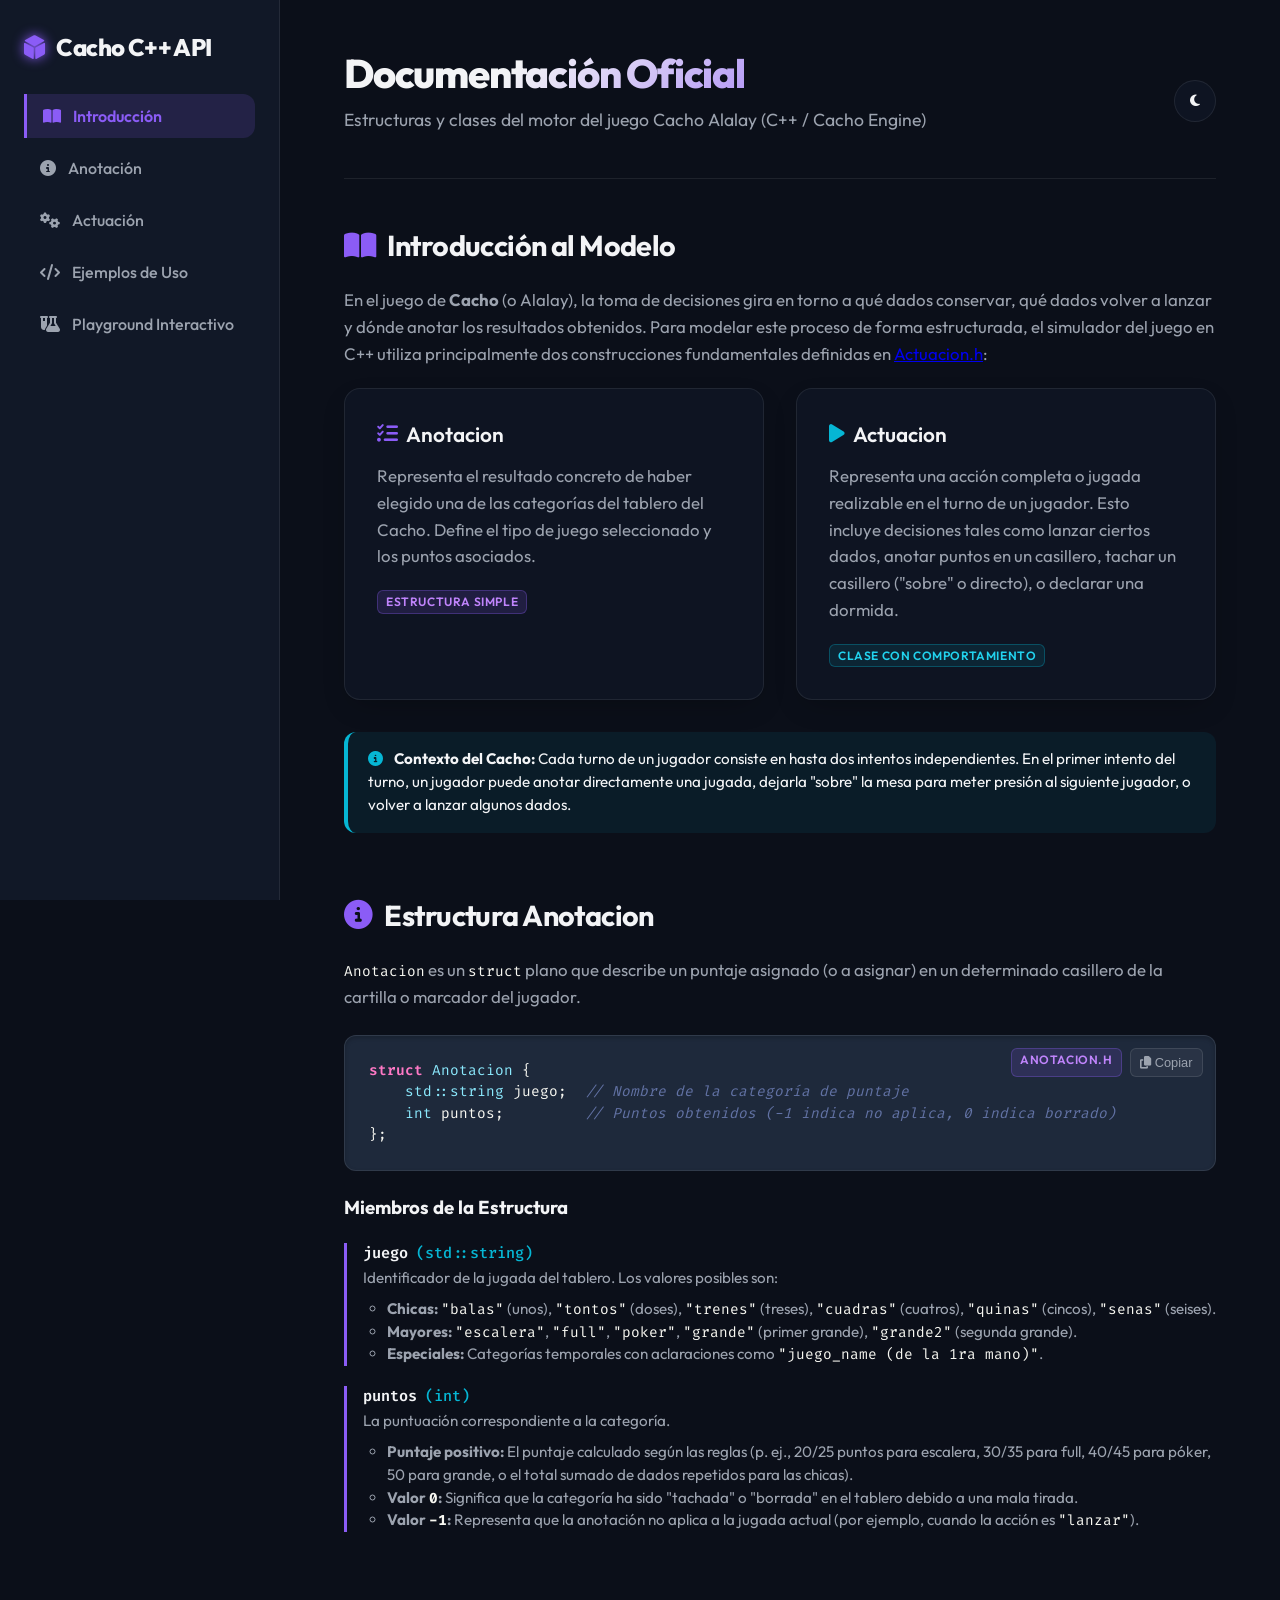
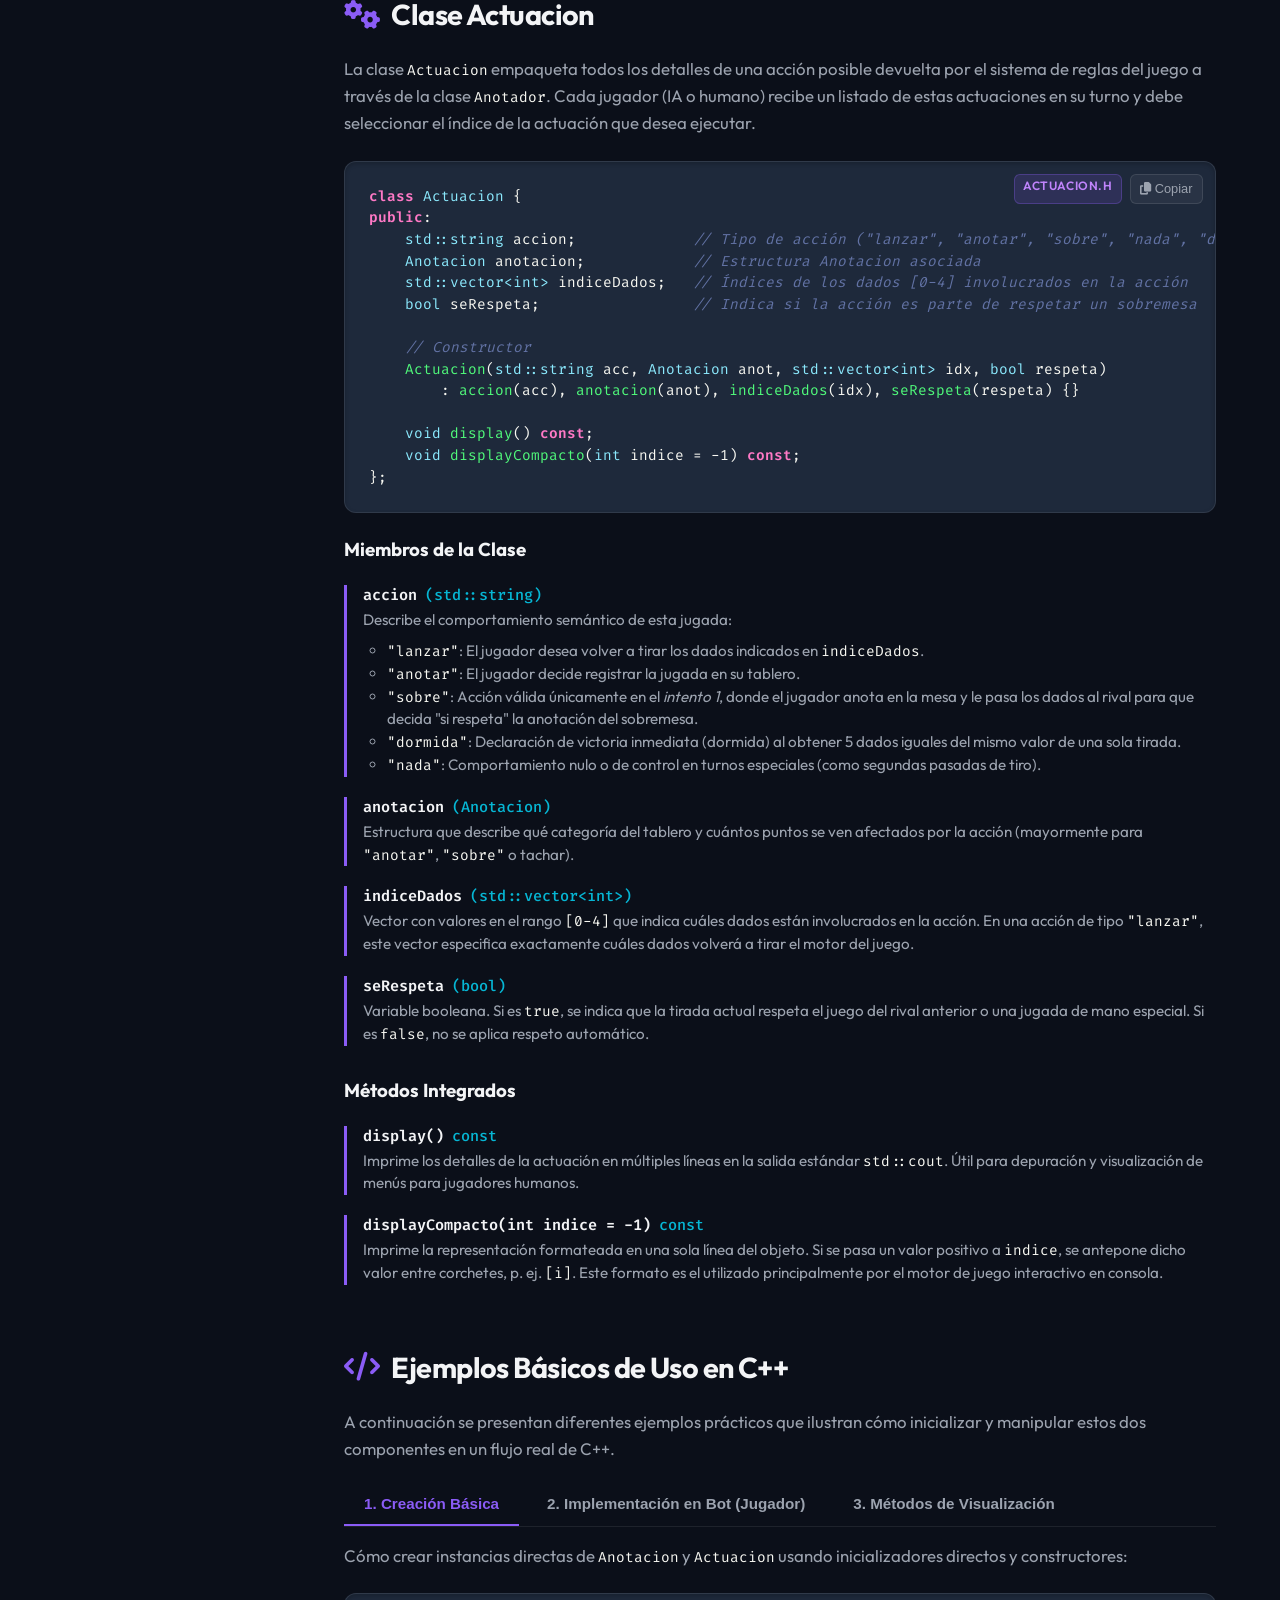
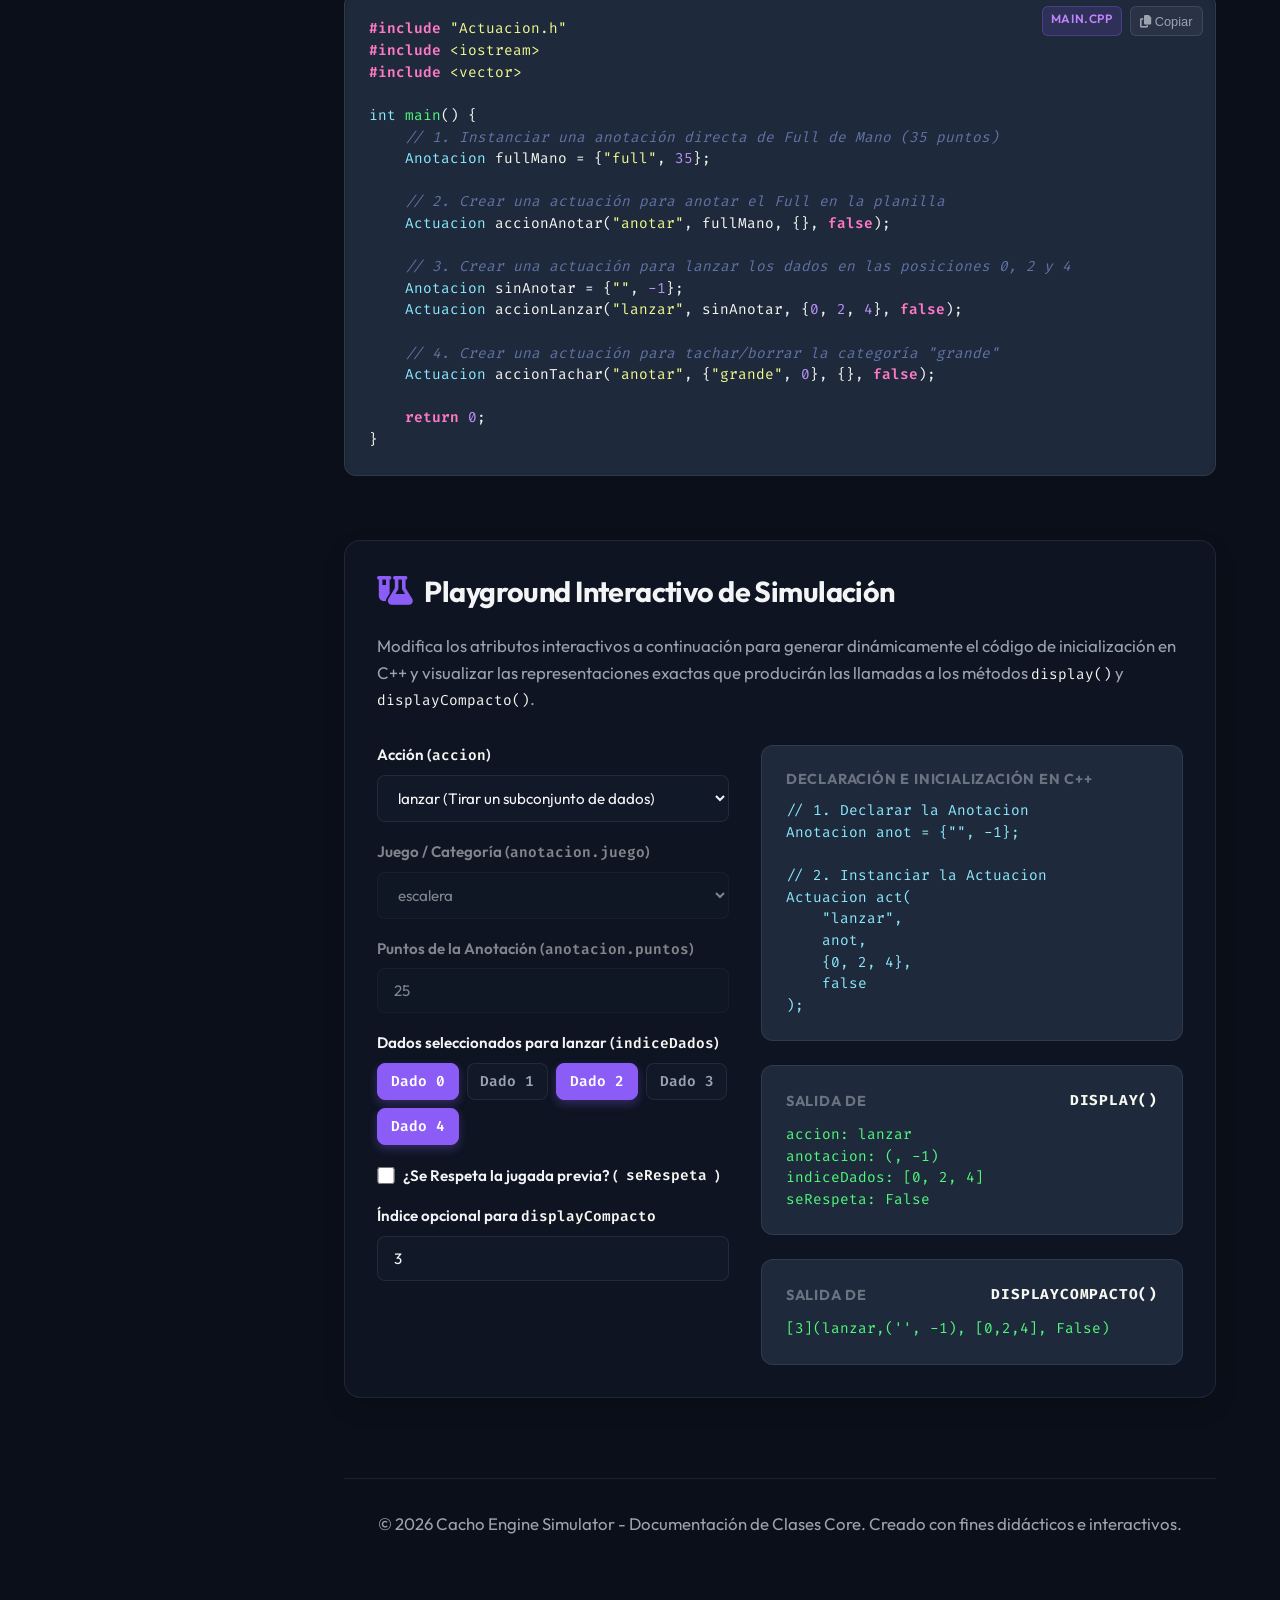
<file: documentacion.html>
<!DOCTYPE html>
<html lang="es">
<head>
    <meta charset="UTF-8">
    <meta name="viewport" content="width=device-width, initial-scale=1.0">
    <title>Documentación de Actuacion y Anotacion - Cacho C++</title>
    
    <!-- Google Fonts -->
    <link rel="preconnect" href="https://fonts.googleapis.com">
    <link rel="preconnect" href="https://fonts.gstatic.com" crossorigin>
    <link href="https://fonts.googleapis.com/css2?family=Fira+Code:wght@400;500;700&family=Outfit:wght@300;400;500;600;700;800&display=swap" rel="stylesheet">
    
    <!-- Font Awesome Icons -->
    <link rel="stylesheet" href="https://cdnjs.cloudflare.com/ajax/libs/font-awesome/6.4.0/css/all.min.css">

    <style>
        :root {
            --bg-color: #0b0f19;
            --sidebar-bg: #111827;
            --card-bg: rgba(17, 24, 39, 0.7);
            --card-border: rgba(255, 255, 255, 0.08);
            --text-primary: #f3f4f6;
            --text-secondary: #9ca3af;
            --text-muted: #6b7280;
            --accent-purple: #8b5cf6;
            --accent-purple-glow: rgba(139, 92, 246, 0.15);
            --accent-cyan: #06b6d4;
            --accent-emerald: #10b981;
            --accent-rose: #f43f5e;
            --code-bg: #1e293b;
            --code-token-keyword: #ff79c6;
            --code-token-type: #8be9fd;
            --code-token-string: #f1fa8c;
            --code-token-number: #bd93f9;
            --code-token-comment: #6272a4;
            --code-token-function: #50fa7b;
            --transition-speed: 0.3s;
        }

        [data-theme="light"] {
            --bg-color: #f8fafc;
            --sidebar-bg: #ffffff;
            --card-bg: rgba(255, 255, 255, 0.85);
            --card-border: rgba(0, 0, 0, 0.06);
            --text-primary: #0f172a;
            --text-secondary: #475569;
            --text-muted: #94a3b8;
            --accent-purple: #6d28d9;
            --accent-purple-glow: rgba(109, 40, 217, 0.1);
            --accent-cyan: #0891b2;
            --accent-emerald: #059669;
            --accent-rose: #e11d48;
            --code-bg: #0f172a;
            --transition-speed: 0.3s;
        }

        * {
            box-sizing: border-box;
            margin: 0;
            padding: 0;
        }

        body {
            font-family: 'Outfit', sans-serif;
            background-color: var(--bg-color);
            color: var(--text-primary);
            display: flex;
            min-height: 100vh;
            overflow-x: hidden;
            transition: background-color var(--transition-speed), color var(--transition-speed);
        }

        /* Sidebar Styling */
        aside {
            width: 280px;
            background-color: var(--sidebar-bg);
            border-right: 1px solid var(--card-border);
            padding: 2rem 1.5rem;
            position: fixed;
            top: 0;
            bottom: 0;
            left: 0;
            display: flex;
            flex-direction: column;
            gap: 2rem;
            z-index: 100;
            transition: background-color var(--transition-speed), border-color var(--transition-speed);
        }

        .logo-area {
            display: flex;
            align-items: center;
            gap: 0.75rem;
            font-weight: 800;
            font-size: 1.5rem;
            color: var(--text-primary);
            letter-spacing: -0.025em;
        }

        .logo-area i {
            color: var(--accent-purple);
            text-shadow: 0 0 12px var(--accent-purple);
        }

        .nav-links {
            list-style: none;
            display: flex;
            flex-direction: column;
            gap: 0.5rem;
        }

        .nav-links a {
            display: flex;
            align-items: center;
            gap: 0.75rem;
            padding: 0.75rem 1rem;
            color: var(--text-secondary);
            text-decoration: none;
            border-radius: 0.75rem;
            font-weight: 500;
            transition: all 0.2s ease;
        }

        .nav-links a:hover, .nav-links li.active a {
            background-color: var(--accent-purple-glow);
            color: var(--accent-purple);
        }

        .nav-links li.active a {
            font-weight: 600;
            border-left: 3px solid var(--accent-purple);
            border-top-left-radius: 0;
            border-bottom-left-radius: 0;
        }

        /* Main Content Styling */
        main {
            margin-left: 280px;
            flex: 1;
            padding: 3rem 4rem;
            max-width: 1200px;
            width: calc(100% - 280px);
        }

        header {
            display: flex;
            justify-content: space-between;
            align-items: center;
            margin-bottom: 3rem;
            border-bottom: 1px solid var(--card-border);
            padding-bottom: 1.5rem;
        }

        .header-title h1 {
            font-size: 2.5rem;
            font-weight: 800;
            letter-spacing: -0.03em;
            background: linear-gradient(135deg, var(--text-primary) 30%, var(--accent-purple) 100%);
            -webkit-background-clip: text;
            -webkit-text-fill-color: transparent;
        }

        .header-title p {
            color: var(--text-secondary);
            margin-top: 0.5rem;
            font-size: 1.1rem;
        }

        .theme-toggle {
            background: var(--card-bg);
            border: 1px solid var(--card-border);
            padding: 0.75rem;
            border-radius: 50%;
            cursor: pointer;
            color: var(--text-primary);
            transition: all 0.2s ease;
            width: 42px;
            height: 42px;
            display: flex;
            align-items: center;
            justify-content: center;
        }

        .theme-toggle:hover {
            transform: scale(1.05);
            border-color: var(--accent-purple);
        }

        /* Section layout */
        section {
            margin-bottom: 4rem;
            scroll-margin-top: 2rem;
        }

        section h2 {
            font-size: 1.8rem;
            font-weight: 700;
            margin-bottom: 1.5rem;
            display: flex;
            align-items: center;
            gap: 0.75rem;
            letter-spacing: -0.02em;
        }

        section h2 i {
            color: var(--accent-purple);
        }

        p {
            line-height: 1.6;
            color: var(--text-secondary);
            margin-bottom: 1.25rem;
            font-size: 1.05rem;
        }

        /* Cards and Information Boxes */
        .grid-2 {
            display: grid;
            grid-template-columns: 1fr 1fr;
            gap: 2rem;
            margin-bottom: 2rem;
        }

        @media (max-width: 900px) {
            .grid-2 {
                grid-template-columns: 1fr;
            }
            aside {
                width: 70px;
                padding: 2rem 0.5rem;
            }
            aside .logo-area span, aside .nav-links span {
                display: none;
            }
            aside .nav-links a {
                justify-content: center;
            }
            main {
                margin-left: 70px;
                width: calc(100% - 70px);
                padding: 2rem;
            }
        }

        .card {
            background-color: var(--card-bg);
            border: 1px solid var(--card-border);
            border-radius: 1rem;
            padding: 2rem;
            box-shadow: 0 10px 30px -10px rgba(0,0,0,0.3);
            backdrop-filter: blur(12px);
            transition: transform 0.2s ease, border-color 0.2s ease;
        }

        .card:hover {
            border-color: rgba(139, 92, 246, 0.4);
        }

        .card h3 {
            font-size: 1.3rem;
            font-weight: 600;
            margin-bottom: 1rem;
            color: var(--text-primary);
            display: flex;
            align-items: center;
            gap: 0.5rem;
        }

        .card-purple h3 i { color: var(--accent-purple); }
        .card-cyan h3 i { color: var(--accent-cyan); }
        .card-emerald h3 i { color: var(--accent-emerald); }

        /* Struct/Class definitions list */
        .member-list {
            list-style: none;
            display: flex;
            flex-direction: column;
            gap: 1.25rem;
            margin-top: 1.5rem;
        }

        .member-item {
            border-left: 3px solid var(--accent-purple);
            padding-left: 1rem;
        }

        .member-name {
            font-family: 'Fira Code', monospace;
            font-weight: 600;
            font-size: 0.95rem;
            color: var(--text-primary);
            display: flex;
            align-items: center;
            gap: 0.5rem;
        }

        .member-type {
            color: var(--accent-cyan);
            font-weight: 500;
        }

        .member-desc {
            font-size: 0.95rem;
            color: var(--text-secondary);
            margin-top: 0.25rem;
            line-height: 1.5;
        }

        /* Badges */
        .badge {
            display: inline-block;
            padding: 0.2rem 0.5rem;
            border-radius: 0.375rem;
            font-size: 0.75rem;
            font-weight: 600;
            text-transform: uppercase;
            letter-spacing: 0.05em;
        }

        .badge-purple { background-color: var(--accent-purple-glow); color: #c084fc; border: 1px solid rgba(139, 92, 246, 0.3); }
        .badge-cyan { background-color: rgba(6, 182, 212, 0.1); color: #22d3ee; border: 1px solid rgba(6, 182, 212, 0.3); }
        .badge-emerald { background-color: rgba(16, 185, 129, 0.1); color: #34d399; border: 1px solid rgba(16, 185, 129, 0.3); }

        /* Code Blocks styling */
        .code-container {
            position: relative;
            background-color: var(--code-bg);
            border-radius: 0.75rem;
            padding: 1.5rem;
            overflow-x: auto;
            margin: 1.5rem 0;
            border: 1px solid var(--card-border);
            box-shadow: inset 0 2px 4px rgba(0,0,0,0.2);
        }

        .code-header {
            position: absolute;
            top: 0.75rem;
            right: 0.75rem;
            display: flex;
            gap: 0.5rem;
        }

        .copy-btn {
            background: rgba(255,255,255,0.05);
            border: 1px solid rgba(255,255,255,0.1);
            color: var(--text-secondary);
            padding: 0.4rem 0.6rem;
            border-radius: 0.375rem;
            font-size: 0.8rem;
            cursor: pointer;
            transition: all 0.2s ease;
        }

        .copy-btn:hover {
            background: var(--accent-purple);
            color: white;
            border-color: var(--accent-purple);
        }

        pre {
            margin: 0;
        }

        code {
            font-family: 'Fira Code', monospace;
            font-size: 0.9rem;
            line-height: 1.5;
            color: #f8f8f2;
        }

        /* Syntax Highlighting Classes */
        .token-keyword { color: var(--code-token-keyword); font-weight: 600; }
        .token-type { color: var(--code-token-type); }
        .token-string { color: var(--code-token-string); }
        .token-number { color: var(--code-token-number); }
        .token-comment { color: var(--code-token-comment); font-style: italic; }
        .token-function { color: var(--code-token-function); }

        /* Interactive Playground */
        .playground-container {
            display: grid;
            grid-template-columns: 1fr 1.2fr;
            gap: 2rem;
            margin-top: 2rem;
        }

        @media (max-width: 1000px) {
            .playground-container {
                grid-template-columns: 1fr;
            }
        }

        .playground-form {
            display: flex;
            flex-direction: column;
            gap: 1.25rem;
        }

        .form-group {
            display: flex;
            flex-direction: column;
            gap: 0.5rem;
        }

        .form-group label {
            font-size: 0.95rem;
            font-weight: 600;
            color: var(--text-primary);
        }

        .form-control {
            background-color: var(--sidebar-bg);
            border: 1px solid var(--card-border);
            color: var(--text-primary);
            padding: 0.75rem 1rem;
            border-radius: 0.5rem;
            font-family: inherit;
            font-size: 0.95rem;
            outline: none;
            transition: border-color 0.2s;
        }

        .form-control:focus {
            border-color: var(--accent-purple);
        }

        .checkbox-group {
            display: flex;
            align-items: center;
            gap: 0.5rem;
            cursor: pointer;
            user-select: none;
            font-size: 0.95rem;
            font-weight: 600;
        }

        .checkbox-group input {
            width: 1.1rem;
            height: 1.1rem;
            accent-color: var(--accent-purple);
        }

        .dice-selector {
            display: flex;
            gap: 0.5rem;
            flex-wrap: wrap;
        }

        .dice-btn {
            background-color: var(--sidebar-bg);
            border: 1px solid var(--card-border);
            color: var(--text-secondary);
            padding: 0.5rem 0.8rem;
            border-radius: 0.5rem;
            cursor: pointer;
            font-family: 'Fira Code', monospace;
            font-size: 0.9rem;
            font-weight: 600;
            transition: all 0.2s;
        }

        .dice-btn.selected {
            background-color: var(--accent-purple);
            border-color: var(--accent-purple);
            color: white;
            box-shadow: 0 4px 10px rgba(139, 92, 246, 0.3);
        }

        .playground-output {
            display: flex;
            flex-direction: column;
            gap: 1.5rem;
        }

        .output-box {
            background: var(--code-bg);
            border-radius: 0.75rem;
            padding: 1.5rem;
            border: 1px solid var(--card-border);
        }

        .output-box h4 {
            font-size: 0.9rem;
            text-transform: uppercase;
            letter-spacing: 0.05rem;
            color: var(--text-muted);
            margin-bottom: 0.75rem;
            display: flex;
            justify-content: space-between;
            align-items: center;
        }

        .output-text {
            font-family: 'Fira Code', monospace;
            white-space: pre-wrap;
            font-size: 0.9rem;
            color: #50fa7b;
            margin: 0;
        }

        .output-text.cpp-output {
            color: #8be9fd;
        }

        /* Custom alert boxes */
        .alert {
            padding: 1rem 1.25rem;
            border-radius: 0.75rem;
            margin: 1.5rem 0;
            border-left: 4px solid;
            line-height: 1.5;
            font-size: 0.95rem;
        }

        .alert-info {
            background-color: rgba(6, 182, 212, 0.08);
            border-color: var(--accent-cyan);
            color: var(--text-primary);
        }
        .alert-info i { color: var(--accent-cyan); margin-right: 0.5rem; }

        .alert-warning {
            background-color: rgba(244, 63, 94, 0.08);
            border-color: var(--accent-rose);
            color: var(--text-primary);
        }
        .alert-warning i { color: var(--accent-rose); margin-right: 0.5rem; }

        /* Dynamic Tabs */
        .tabs-header {
            display: flex;
            gap: 0.5rem;
            border-bottom: 1px solid var(--card-border);
            margin-bottom: 1rem;
        }

        .tab-btn {
            background: none;
            border: none;
            color: var(--text-secondary);
            padding: 0.75rem 1.25rem;
            cursor: pointer;
            font-weight: 600;
            font-size: 0.95rem;
            border-bottom: 2px solid transparent;
            transition: all 0.2s ease;
        }

        .tab-btn:hover {
            color: var(--text-primary);
        }

        .tab-btn.active {
            color: var(--accent-purple);
            border-bottom-color: var(--accent-purple);
        }

        .tab-pane {
            display: none;
        }

        .tab-pane.active {
            display: block;
        }

        /* Footer */
        footer {
            margin-top: 5rem;
            border-top: 1px solid var(--card-border);
            padding-top: 2rem;
            text-align: center;
            color: var(--text-muted);
            font-size: 0.9rem;
        }

    </style>
</head>
<body>

    <!-- Sidebar Navigation -->
    <aside>
        <div class="logo-area">
            <i class="fa-solid fa-dice-d6"></i>
            <span>Cacho C++ API</span>
        </div>
        <ul class="nav-links">
            <li class="active"><a href="#introduccion"><i class="fa-solid fa-book-open"></i> <span>Introducción</span></a></li>
            <li><a href="#anotacion"><i class="fa-solid fa-circle-info"></i> <span>Anotación</span></a></li>
            <li><a href="#actuacion"><i class="fa-solid fa-gears"></i> <span>Actuación</span></a></li>
            <li><a href="#ejemplos"><i class="fa-solid fa-code"></i> <span>Ejemplos de Uso</span></a></li>
            <li><a href="#playground"><i class="fa-solid fa-flask-vial"></i> <span>Playground Interactivo</span></a></li>
        </ul>
    </aside>

    <!-- Main Content Container -->
    <main>
        <header>
            <div class="header-title">
                <h1>Documentación Oficial</h1>
                <p>Estructuras y clases del motor del juego Cacho Alalay (C++ / Cacho Engine)</p>
            </div>
            <button class="theme-toggle" id="themeToggleBtn" aria-label="Cambiar tema">
                <i class="fa-solid fa-moon" id="themeIcon"></i>
            </button>
        </header>

        <!-- INTRODUCCION -->
        <section id="introduccion">
            <h2><i class="fa-solid fa-book-open"></i> Introducción al Modelo</h2>
            <p>
                En el juego de <strong>Cacho</strong> (o Alalay), la toma de decisiones gira en torno a qué dados conservar, qué dados volver a lanzar y dónde anotar los resultados obtenidos. Para modelar este proceso de forma estructurada, el simulador del juego en C++ utiliza principalmente dos construcciones fundamentales definidas en <a href="file:///media/rasin/OS/GDrive/Proyectos%20y%20Servicios/cacho-python/cacho-cpp/src/Actuacion.h">Actuacion.h</a>:
            </p>
            <div class="grid-2">
                <div class="card card-purple">
                    <h3><i class="fa-solid fa-list-check"></i> Anotacion</h3>
                    <p>
                        Representa el resultado concreto de haber elegido una de las categorías del tablero del Cacho. Define el tipo de juego seleccionado y los puntos asociados.
                    </p>
                    <span class="badge badge-purple">Estructura Simple</span>
                </div>
                <div class="card card-cyan">
                    <h3><i class="fa-solid fa-play"></i> Actuacion</h3>
                    <p>
                        Representa una acción completa o jugada realizable en el turno de un jugador. Esto incluye decisiones tales como lanzar ciertos dados, anotar puntos en un casillero, tachar un casillero ("sobre" o directo), o declarar una dormida.
                    </p>
                    <span class="badge badge-cyan">Clase con Comportamiento</span>
                </div>
            </div>
            <div class="alert alert-info">
                <i class="fa-solid fa-circle-info"></i>
                <strong>Contexto del Cacho:</strong> Cada turno de un jugador consiste en hasta dos intentos independientes. En el primer intento del turno, un jugador puede anotar directamente una jugada, dejarla "sobre" la mesa para meter presión al siguiente jugador, o volver a lanzar algunos dados.
            </div>
        </section>

        <!-- ANOTACION -->
        <section id="anotacion">
            <h2><i class="fa-solid fa-circle-info"></i> Estructura Anotacion</h2>
            <p>
                <code>Anotacion</code> es un <code>struct</code> plano que describe un puntaje asignado (o a asignar) en un determinado casillero de la cartilla o marcador del jugador.
            </p>

            <div class="code-container">
                <div class="code-header">
                    <span class="badge badge-purple">Anotacion.h</span>
                    <button class="copy-btn" onclick="copyCode('codeAnotacion')"><i class="fa-solid fa-copy"></i> Copiar</button>
                </div>
                <pre><code id="codeAnotacion"><span class="token-keyword">struct</span> <span class="token-type">Anotacion</span> {
    <span class="token-type">std::string</span> juego;  <span class="token-comment">// Nombre de la categoría de puntaje</span>
    <span class="token-type">int</span> puntos;         <span class="token-comment">// Puntos obtenidos (-1 indica no aplica, 0 indica borrado)</span>
};</code></pre>
            </div>

            <h3>Miembros de la Estructura</h3>
            <ul class="member-list">
                <li class="member-item">
                    <div class="member-name">juego <span class="member-type">(std::string)</span></div>
                    <div class="member-desc">
                        Identificador de la jugada del tablero. Los valores posibles son:
                        <ul style="margin-left: 1.5rem; margin-top: 0.5rem; color: var(--text-secondary);">
                            <li><strong>Chicas:</strong> <code>"balas"</code> (unos), <code>"tontos"</code> (doses), <code>"trenes"</code> (treses), <code>"cuadras"</code> (cuatros), <code>"quinas"</code> (cincos), <code>"senas"</code> (seises).</li>
                            <li><strong>Mayores:</strong> <code>"escalera"</code>, <code>"full"</code>, <code>"poker"</code>, <code>"grande"</code> (primer grande), <code>"grande2"</code> (segunda grande).</li>
                            <li><strong>Especiales:</strong> Categorías temporales con aclaraciones como <code>"juego_name (de la 1ra mano)"</code>.</li>
                        </ul>
                    </div>
                </li>
                <li class="member-item">
                    <div class="member-name">puntos <span class="member-type">(int)</span></div>
                    <div class="member-desc">
                        La puntuación correspondiente a la categoría.
                        <ul style="margin-left: 1.5rem; margin-top: 0.5rem; color: var(--text-secondary);">
                            <li><strong>Puntaje positivo:</strong> El puntaje calculado según las reglas (p. ej., 20/25 puntos para escalera, 30/35 para full, 40/45 para póker, 50 para grande, o el total sumado de dados repetidos para las chicas).</li>
                            <li><strong>Valor <code>0</code>:</strong> Significa que la categoría ha sido "tachada" o "borrada" en el tablero debido a una mala tirada.</li>
                            <li><strong>Valor <code>-1</code>:</strong> Representa que la anotación no aplica a la jugada actual (por ejemplo, cuando la acción es <code>"lanzar"</code>).</li>
                        </ul>
                    </div>
                </li>
            </ul>
        </section>

        <!-- ACTUACION -->
        <section id="actuacion">
            <h2><i class="fa-solid fa-gears"></i> Clase Actuacion</h2>
            <p>
                La clase <code>Actuacion</code> empaqueta todos los detalles de una acción posible devuelta por el sistema de reglas del juego a través de la clase <code>Anotador</code>. Cada jugador (IA o humano) recibe un listado de estas actuaciones en su turno y debe seleccionar el índice de la actuación que desea ejecutar.
            </p>

            <div class="code-container">
                <div class="code-header">
                    <span class="badge badge-purple">Actuacion.h</span>
                    <button class="copy-btn" onclick="copyCode('codeActuacion')"><i class="fa-solid fa-copy"></i> Copiar</button>
                </div>
                <pre><code id="codeActuacion"><span class="token-keyword">class</span> <span class="token-type">Actuacion</span> {
<span class="token-keyword">public</span>:
    <span class="token-type">std::string</span> accion;             <span class="token-comment">// Tipo de acción ("lanzar", "anotar", "sobre", "nada", "dormida")</span>
    <span class="token-type">Anotacion</span> anotacion;            <span class="token-comment">// Estructura Anotacion asociada</span>
    <span class="token-type">std::vector&lt;int&gt;</span> indiceDados;   <span class="token-comment">// Índices de los dados [0-4] involucrados en la acción</span>
    <span class="token-type">bool</span> seRespeta;                 <span class="token-comment">// Indica si la acción es parte de respetar un sobremesa</span>

    <span class="token-comment">// Constructor</span>
    <span class="token-function">Actuacion</span>(<span class="token-type">std::string</span> acc, <span class="token-type">Anotacion</span> anot, <span class="token-type">std::vector&lt;int&gt;</span> idx, <span class="token-type">bool</span> respeta)
        : <span class="token-function">accion</span>(acc), <span class="token-function">anotacion</span>(anot), <span class="token-function">indiceDados</span>(idx), <span class="token-function">seRespeta</span>(respeta) {}

    <span class="token-type">void</span> <span class="token-function">display</span>() <span class="token-keyword">const</span>;
    <span class="token-type">void</span> <span class="token-function">displayCompacto</span>(<span class="token-type">int</span> indice = -1) <span class="token-keyword">const</span>;
};</code></pre>
            </div>

            <h3>Miembros de la Clase</h3>
            <ul class="member-list">
                <li class="member-item">
                    <div class="member-name">accion <span class="member-type">(std::string)</span></div>
                    <div class="member-desc">
                        Describe el comportamiento semántico de esta jugada:
                        <ul style="margin-left: 1.5rem; margin-top: 0.5rem; color: var(--text-secondary);">
                            <li><code>"lanzar"</code>: El jugador desea volver a tirar los dados indicados en <code>indiceDados</code>.</li>
                            <li><code>"anotar"</code>: El jugador decide registrar la jugada en su tablero.</li>
                            <li><code>"sobre"</code>: Acción válida únicamente en el <em>intento 1</em>, donde el jugador anota en la mesa y le pasa los dados al rival para que decida "si respeta" la anotación del sobremesa.</li>
                            <li><code>"dormida"</code>: Declaración de victoria inmediata (dormida) al obtener 5 dados iguales del mismo valor de una sola tirada.</li>
                            <li><code>"nada"</code>: Comportamiento nulo o de control en turnos especiales (como segundas pasadas de tiro).</li>
                        </ul>
                    </div>
                </li>
                <li class="member-item">
                    <div class="member-name">anotacion <span class="member-type">(Anotacion)</span></div>
                    <div class="member-desc">
                        Estructura que describe qué categoría del tablero y cuántos puntos se ven afectados por la acción (mayormente para <code>"anotar"</code>, <code>"sobre"</code> o tachar).
                    </div>
                </li>
                <li class="member-item">
                    <div class="member-name">indiceDados <span class="member-type">(std::vector&lt;int&gt;)</span></div>
                    <div class="member-desc">
                        Vector con valores en el rango <code>[0-4]</code> que indica cuáles dados están involucrados en la acción. En una acción de tipo <code>"lanzar"</code>, este vector especifica exactamente cuáles dados volverá a tirar el motor del juego.
                    </div>
                </li>
                <li class="member-item">
                    <div class="member-name">seRespeta <span class="member-type">(bool)</span></div>
                    <div class="member-desc">
                        Variable booleana. Si es <code>true</code>, se indica que la tirada actual respeta el juego del rival anterior o una jugada de mano especial. Si es <code>false</code>, no se aplica respeto automático.
                    </div>
                </li>
            </ul>

            <h3 style="margin-top: 2rem;">Métodos Integrados</h3>
            <ul class="member-list">
                <li class="member-item">
                    <div class="member-name">display() <span class="member-type">const</span></div>
                    <div class="member-desc">
                        Imprime los detalles de la actuación en múltiples líneas en la salida estándar <code>std::cout</code>. Útil para depuración y visualización de menús para jugadores humanos.
                    </div>
                </li>
                <li class="member-item">
                    <div class="member-name">displayCompacto(int indice = -1) <span class="member-type">const</span></div>
                    <div class="member-desc">
                        Imprime la representación formateada en una sola línea del objeto. Si se pasa un valor positivo a <code>indice</code>, se antepone dicho valor entre corchetes, p. ej. <code>[i]</code>. Este formato es el utilizado principalmente por el motor de juego interactivo en consola.
                    </div>
                </li>
            </ul>
        </section>

        <!-- EJEMPLOS DE USO -->
        <section id="ejemplos">
            <h2><i class="fa-solid fa-code"></i> Ejemplos Básicos de Uso en C++</h2>
            <p>
                A continuación se presentan diferentes ejemplos prácticos que ilustran cómo inicializar y manipular estos dos componentes en un flujo real de C++.
            </p>

            <div class="tabs-header">
                <button class="tab-btn active" onclick="switchTab(event, 'tab-instanciacion')">1. Creación Básica</button>
                <button class="tab-btn" onclick="switchTab(event, 'tab-jugador-bot')">2. Implementación en Bot (Jugador)</button>
                <button class="tab-btn" onclick="switchTab(event, 'tab-impresion')">3. Métodos de Visualización</button>
            </div>

            <!-- TAB 1: INSTANCIACION -->
            <div id="tab-instanciacion" class="tab-pane active">
                <p>Cómo crear instancias directas de <code>Anotacion</code> y <code>Actuacion</code> usando inicializadores directos y constructores:</p>
                <div class="code-container">
                    <div class="code-header">
                        <span class="badge badge-purple">main.cpp</span>
                        <button class="copy-btn" onclick="copyCode('codeInst')"><i class="fa-solid fa-copy"></i> Copiar</button>
                    </div>
                    <pre><code id="codeInst"><span class="token-keyword">#include</span> <span class="token-string">"Actuacion.h"</span>
<span class="token-keyword">#include</span> <span class="token-string">&lt;iostream&gt;</span>
<span class="token-keyword">#include</span> <span class="token-string">&lt;vector&gt;</span>

<span class="token-type">int</span> <span class="token-function">main</span>() {
    <span class="token-comment">// 1. Instanciar una anotación directa de Full de Mano (35 puntos)</span>
    <span class="token-type">Anotacion</span> fullMano = {<span class="token-string">"full"</span>, <span class="token-number">35</span>};

    <span class="token-comment">// 2. Crear una actuación para anotar el Full en la planilla</span>
    <span class="token-type">Actuacion</span> accionAnotar(<span class="token-string">"anotar"</span>, fullMano, {}, <span class="token-keyword">false</span>);

    <span class="token-comment">// 3. Crear una actuación para lanzar los dados en las posiciones 0, 2 y 4</span>
    <span class="token-type">Anotacion</span> sinAnotar = {<span class="token-string">""</span>, <span class="token-number">-1</span>};
    <span class="token-type">Actuacion</span> accionLanzar(<span class="token-string">"lanzar"</span>, sinAnotar, {<span class="token-number">0</span>, <span class="token-number">2</span>, <span class="token-number">4</span>}, <span class="token-keyword">false</span>);

    <span class="token-comment">// 4. Crear una actuación para tachar/borrar la categoría "grande"</span>
    <span class="token-type">Actuacion</span> accionTachar(<span class="token-string">"anotar"</span>, {<span class="token-string">"grande"</span>, <span class="token-number">0</span>}, {}, <span class="token-keyword">false</span>);

    <span class="token-keyword">return</span> <span class="token-number">0</span>;
}</code></pre>
                </div>
            </div>

            <!-- TAB 2: JUGADOR BOT -->
            <div id="tab-jugador-bot" class="tab-pane">
                <p>Ejemplo de cómo un Bot evaluador analiza el vector de <code>Actuacion</code> disponibles provistas por el motor de juego para tomar una decisión informada:</p>
                <div class="code-container">
                    <div class="code-header">
                        <span class="badge badge-purple">JugadorHeuristico.h</span>
                        <button class="copy-btn" onclick="copyCode('codeBot')"><i class="fa-solid fa-copy"></i> Copiar</button>
                    </div>
                    <pre><code id="codeBot"><span class="token-keyword">#include</span> <span class="token-string">"Jugador.h"</span>
<span class="token-keyword">#include</span> <span class="token-string">&lt;iostream&gt;</span>
<span class="token-keyword">#include</span> <span class="token-string">&lt;vector&gt;</span>

<span class="token-keyword">class</span> <span class="token-type">JugadorHeuristico</span> : <span class="token-keyword">public</span> <span class="token-type">Jugador</span> {
<span class="token-keyword">public</span>:
    <span class="token-function">JugadorHeuristico</span>(<span class="token-type">std::string</span> nom) : <span class="token-function">Jugador</span>(nom) {}

    <span class="token-type">int</span> <span class="token-function">jugar</span>(<span class="token-keyword">const</span> <span class="token-type">std::map&lt;std::string, Marcador&gt;</span>&amp; <span class="token-comment">/*marcadores*/</span>,
              <span class="token-keyword">const</span> <span class="token-type">std::vector&lt;Actuacion&gt;</span>&amp; actuacionesPosibles,
              <span class="token-keyword">const</span> <span class="token-type">std::vector&lt;int&gt;</span>&amp; <span class="token-comment">/*dados*/</span>,
              <span class="token-keyword">const</span> <span class="token-type">Anotacion</span>&amp; <span class="token-comment">/*resultadoPrevio*/</span>) <span class="token-keyword">override</span> {
        
        <span class="token-comment">// Estrategia heurística básica:</span>
        <span class="token-comment">// 1. Si existe una victoria inmediata ("dormida"), tomarla inmediatamente.</span>
        <span class="token-keyword">for</span> (<span class="token-type">size_t</span> i = <span class="token-number">0</span>; i &lt; actuacionesPosibles.<span class="token-function">size</span>(); ++i) {
            <span class="token-keyword">if</span> (actuacionesPosibles[i].accion == <span class="token-string">"dormida"</span>) {
                <span class="token-type">std::cout</span> &lt;&lt; nombre &lt;&lt; <span class="token-string">" declara DORMIDA y gana!"</span> &lt;&lt; <span class="token-type">std::endl</span>;
                <span class="token-keyword">return</span> i;
            }
        }

        <span class="token-comment">// 2. Si hay una opción para anotar una jugada de alto valor (>= 30 pts) de manera directa</span>
        <span class="token-keyword">for</span> (<span class="token-type">size_t</span> i = <span class="token-number">0</span>; i &lt; actuacionesPosibles.<span class="token-function">size</span>(); ++i) {
            <span class="token-keyword">if</span> (actuacionesPosibles[i].accion == <span class="token-string">"anotar"</span> &amp;&amp; 
                actuacionesPosibles[i].anotacion.puntos &gt;= <span class="token-number">30</span>) {
                <span class="token-keyword">return</span> i;
            }
        }

        <span class="token-comment">// 3. De lo contrario, por defecto volver a lanzar dados (generalmente la primera opción de lanzamiento)</span>
        <span class="token-keyword">for</span> (<span class="token-type">size_t</span> i = <span class="token-number">0</span>; i &lt; actuacionesPosibles.<span class="token-function">size</span>(); ++i) {
            <span class="token-keyword">if</span> (actuacionesPosibles[i].accion == <span class="token-string">"lanzar"</span>) {
                <span class="token-keyword">return</span> i;
            }
        }

        <span class="token-comment">// 4. Retorno de emergencia (último elemento disponible)</span>
        <span class="token-keyword">return</span> actuacionesPosibles.<span class="token-function">size</span>() - <span class="token-number">1</span>;
    }
};</code></pre>
                </div>
            </div>

            <!-- TAB 3: IMPRESION -->
            <div id="tab-impresion" class="tab-pane">
                <p>Visualización del formato de impresión que generan las funciones miembros de <code>Actuacion</code>:</p>
                <div class="code-container">
                    <div class="code-header">
                        <span class="badge badge-purple">Output de Consola</span>
                    </div>
                    <pre><code><span class="token-comment">// Código ejecutado:</span>
<span class="token-type">Actuacion</span> act(<span class="token-string">"anotar"</span>, {<span class="token-string">"escalera"</span>, <span class="token-number">25</span>}, {}, <span class="token-keyword">false</span>);

<span class="token-type">std::cout</span> &lt;&lt; <span class="token-string">"--- Salida de display() ---"</span> &lt;&lt; <span class="token-type">std::endl</span>;
act.<span class="token-function">display</span>();

<span class="token-type">std::cout</span> &lt;&lt; <span class="token-string">"\n--- Salida de displayCompacto(4) ---"</span> &lt;&lt; <span class="token-type">std::endl</span>;
act.<span class="token-function">displayCompacto</span>(<span class="token-number">4</span>);

<span class="token-comment">/* SALIDA GENERADA EN CONSOLA:
--- Salida de display() ---
accion: anotar
anotacion: (escalera, 25)
indiceDados: []
seRespeta: False

--- Salida de displayCompacto(4) ---
[4](anotar,('escalera', 25), [], False)
*/</span></code></pre>
                </div>
            </div>
        </section>

        <!-- INTERACTIVE PLAYGROUND -->
        <section id="playground" class="card">
            <h2><i class="fa-solid fa-flask-vial"></i> Playground Interactivo de Simulación</h2>
            <p>
                Modifica los atributos interactivos a continuación para generar dinámicamente el código de inicialización en C++ y visualizar las representaciones exactas que producirán las llamadas a los métodos <code>display()</code> y <code>displayCompacto()</code>.
            </p>

            <div class="playground-container">
                <!-- FORM SIDE -->
                <div class="playground-form">
                    <div class="form-group">
                        <label for="playAccion">Acción (<code>accion</code>)</label>
                        <select id="playAccion" class="form-control" onchange="updatePlayground()">
                            <option value="anotar">anotar (Guardar en planilla)</option>
                            <option value="lanzar" selected>lanzar (Tirar un subconjunto de dados)</option>
                            <option value="sobre">sobre (Proponer sobremesa al rival)</option>
                            <option value="tachar">anotar con 0 puntos (Tachar jugada)</option>
                            <option value="dormida">dormida (Victoria directa)</option>
                            <option value="nada">nada (Control interno)</option>
                        </select>
                    </div>

                    <div class="form-group" id="groupJuego">
                        <label for="playJuego">Juego / Categoría (<code>anotacion.juego</code>)</label>
                        <select id="playJuego" class="form-control" onchange="updatePlayground()">
                            <option value="balas">balas (1s)</option>
                            <option value="tontos">tontos (2s)</option>
                            <option value="trenes">trenes (3s)</option>
                            <option value="cuadras">cuadras (4s)</option>
                            <option value="quinas">quinas (5s)</option>
                            <option value="senas">senas (6s)</option>
                            <option value="escalera" selected>escalera</option>
                            <option value="full">full</option>
                            <option value="poker">poker</option>
                            <option value="grande">grande</option>
                            <option value="grande2">grande2 (Segunda Grande)</option>
                        </select>
                    </div>

                    <div class="form-group" id="groupPuntos">
                        <label for="playPuntos">Puntos de la Anotación (<code>anotacion.puntos</code>)</label>
                        <input type="number" id="playPuntos" class="form-control" value="25" min="-1" max="50" oninput="updatePlayground()">
                    </div>

                    <div class="form-group" id="groupDice">
                        <label>Dados seleccionados para lanzar (<code>indiceDados</code>)</label>
                        <div class="dice-selector">
                            <button class="dice-btn selected" onclick="toggleDice(0)">Dado 0</button>
                            <button class="dice-btn" onclick="toggleDice(1)">Dado 1</button>
                            <button class="dice-btn selected" onclick="toggleDice(2)">Dado 2</button>
                            <button class="dice-btn" onclick="toggleDice(3)">Dado 3</button>
                            <button class="dice-btn selected" onclick="toggleDice(4)">Dado 4</button>
                        </div>
                    </div>

                    <div class="form-group">
                        <label class="checkbox-group">
                            <input type="checkbox" id="playSeRespeta" onchange="updatePlayground()">
                            ¿Se Respeta la jugada previa? (<code>seRespeta</code>)
                        </label>
                    </div>

                    <div class="form-group">
                        <label for="playIndiceMetodo">Índice opcional para <code>displayCompacto</code></label>
                        <input type="number" id="playIndiceMetodo" class="form-control" value="3" min="-1" max="100" oninput="updatePlayground()">
                    </div>
                </div>

                <!-- OUTPUT SIDE -->
                <div class="playground-output">
                    <div class="output-box">
                        <h4>Declaración e inicialización en C++</h4>
                        <pre><code class="output-text cpp-output" id="outCppCode">Cargando...</code></pre>
                    </div>

                    <div class="output-box">
                        <h4>Salida de <code>display()</code></h4>
                        <pre><code class="output-text" id="outDisplay">Cargando...</code></pre>
                    </div>

                    <div class="output-box">
                        <h4>Salida de <code>displayCompacto()</code></h4>
                        <pre><code class="output-text" id="outDisplayCompacto">Cargando...</code></pre>
                    </div>
                </div>
            </div>
        </section>

        <footer>
            <p>&copy; 2026 Cacho Engine Simulator - Documentación de Clases Core. Creado con fines didácticos e interactivos.</p>
        </footer>
    </main>

    <!-- JavaScript Actions -->
    <script>
        // Theme toggler
        const themeToggleBtn = document.getElementById('themeToggleBtn');
        const themeIcon = document.getElementById('themeIcon');
        
        themeToggleBtn.addEventListener('click', () => {
            const currentTheme = document.body.getAttribute('data-theme');
            if (currentTheme === 'light') {
                document.body.removeAttribute('data-theme');
                themeIcon.className = 'fa-solid fa-moon';
            } else {
                document.body.setAttribute('data-theme', 'light');
                themeIcon.className = 'fa-solid fa-sun';
            }
        });

        // Tabs
        function switchTab(evt, tabId) {
            const tabPanes = document.getElementsByClassName('tab-pane');
            for (let pane of tabPanes) {
                pane.classList.remove('active');
            }
            
            const tabBtns = document.getElementsByClassName('tab-btn');
            for (let btn of tabBtns) {
                btn.classList.remove('active');
            }
            
            document.getElementById(tabId).classList.add('active');
            evt.currentTarget.classList.add('active');
        }

        // Copy Code utility
        function copyCode(elementId) {
            const codeText = document.getElementById(elementId).textContent;
            navigator.clipboard.writeText(codeText).then(() => {
                const button = event.currentTarget || document.activeElement;
                const originalHTML = button.innerHTML;
                button.innerHTML = '<i class="fa-solid fa-check"></i> ¡Copiado!';
                setTimeout(() => {
                    button.innerHTML = originalHTML;
                }, 2000);
            });
        }

        // Playground State and logic
        let selectedDice = [0, 2, 4];

        function toggleDice(val) {
            const index = selectedDice.indexOf(val);
            if (index > -1) {
                selectedDice.splice(index, 1);
            } else {
                selectedDice.push(val);
                selectedDice.sort();
            }
            
            // Update UI class
            const diceButtons = document.querySelectorAll('.dice-btn');
            diceButtons[val].classList.toggle('selected');
            
            updatePlayground();
        }

        function updatePlayground() {
            const accion = document.getElementById('playAccion').value;
            let juego = document.getElementById('playJuego').value;
            let puntos = parseInt(document.getElementById('playPuntos').value);
            const seRespeta = document.getElementById('playSeRespeta').checked;
            const displayIndex = parseInt(document.getElementById('playIndiceMetodo').value);

            const groupJuego = document.getElementById('groupJuego');
            const groupPuntos = document.getElementById('groupPuntos');
            const groupDice = document.getElementById('groupDice');

            // Logic matching state and cacho engine
            if (accion === 'lanzar') {
                groupJuego.style.opacity = '0.5';
                groupPuntos.style.opacity = '0.5';
                groupDice.style.opacity = '1';
                juego = "";
                puntos = -1;
            } else if (accion === 'dormida' || accion === 'nada') {
                groupJuego.style.opacity = '0.5';
                groupPuntos.style.opacity = '0.5';
                groupDice.style.opacity = '0.5';
                juego = "";
                puntos = -1;
            } else if (accion === 'tachar') {
                groupJuego.style.opacity = '1';
                groupPuntos.style.opacity = '0.5';
                groupDice.style.opacity = '0.5';
                puntos = 0;
            } else {
                groupJuego.style.opacity = '1';
                groupPuntos.style.opacity = '1';
                groupDice.style.opacity = '0.5';
            }

            // 1. Generate C++ Code Block
            let diceStr = selectedDice.join(', ');
            let formattedAccion = (accion === 'tachar') ? 'anotar' : accion;
            
            let cppCode = `// 1. Declarar la Anotacion\n`;
            cppCode += `Anotacion anot = {"${juego}", ${puntos}};\n\n`;
            cppCode += `// 2. Instanciar la Actuacion\n`;
            cppCode += `Actuacion act(\n`;
            cppCode += `    "${formattedAccion}",\n`;
            cppCode += `    anot,\n`;
            cppCode += `    {${accion === 'lanzar' ? diceStr : ''}},\n`;
            cppCode += `    ${seRespeta ? 'true' : 'false'}\n`;
            cppCode += `);`;
            
            document.getElementById('outCppCode').textContent = cppCode;

            // 2. Generate display() output simulation
            let displayOutput = `accion: ${formattedAccion}\n`;
            displayOutput += `anotacion: (${juego}, ${puntos})\n`;
            
            let activeDice = (accion === 'lanzar') ? selectedDice : [];
            let diceListOutput = activeDice.join(', ');
            
            displayOutput += `indiceDados: [${diceListOutput}]\n`;
            displayOutput += `seRespeta: ${seRespeta ? 'True' : 'False'}`;
            
            document.getElementById('outDisplay').textContent = displayOutput;

            // 3. Generate displayCompacto() output simulation
            let compactOutput = '';
            if (displayIndex > -1) {
                compactOutput += `[${displayIndex}]`;
            }
            
            let diceListCompact = activeDice.join(',');
            
            compactOutput += `(${formattedAccion},('${juego}', ${puntos}), [${diceListCompact}], ${seRespeta ? 'True' : 'False'})`;
            
            document.getElementById('outDisplayCompacto').textContent = compactOutput;
        }

        // Initialize playground on load
        window.onload = function() {
            updatePlayground();
        }
    </script>
</body>
</html>
</file>
